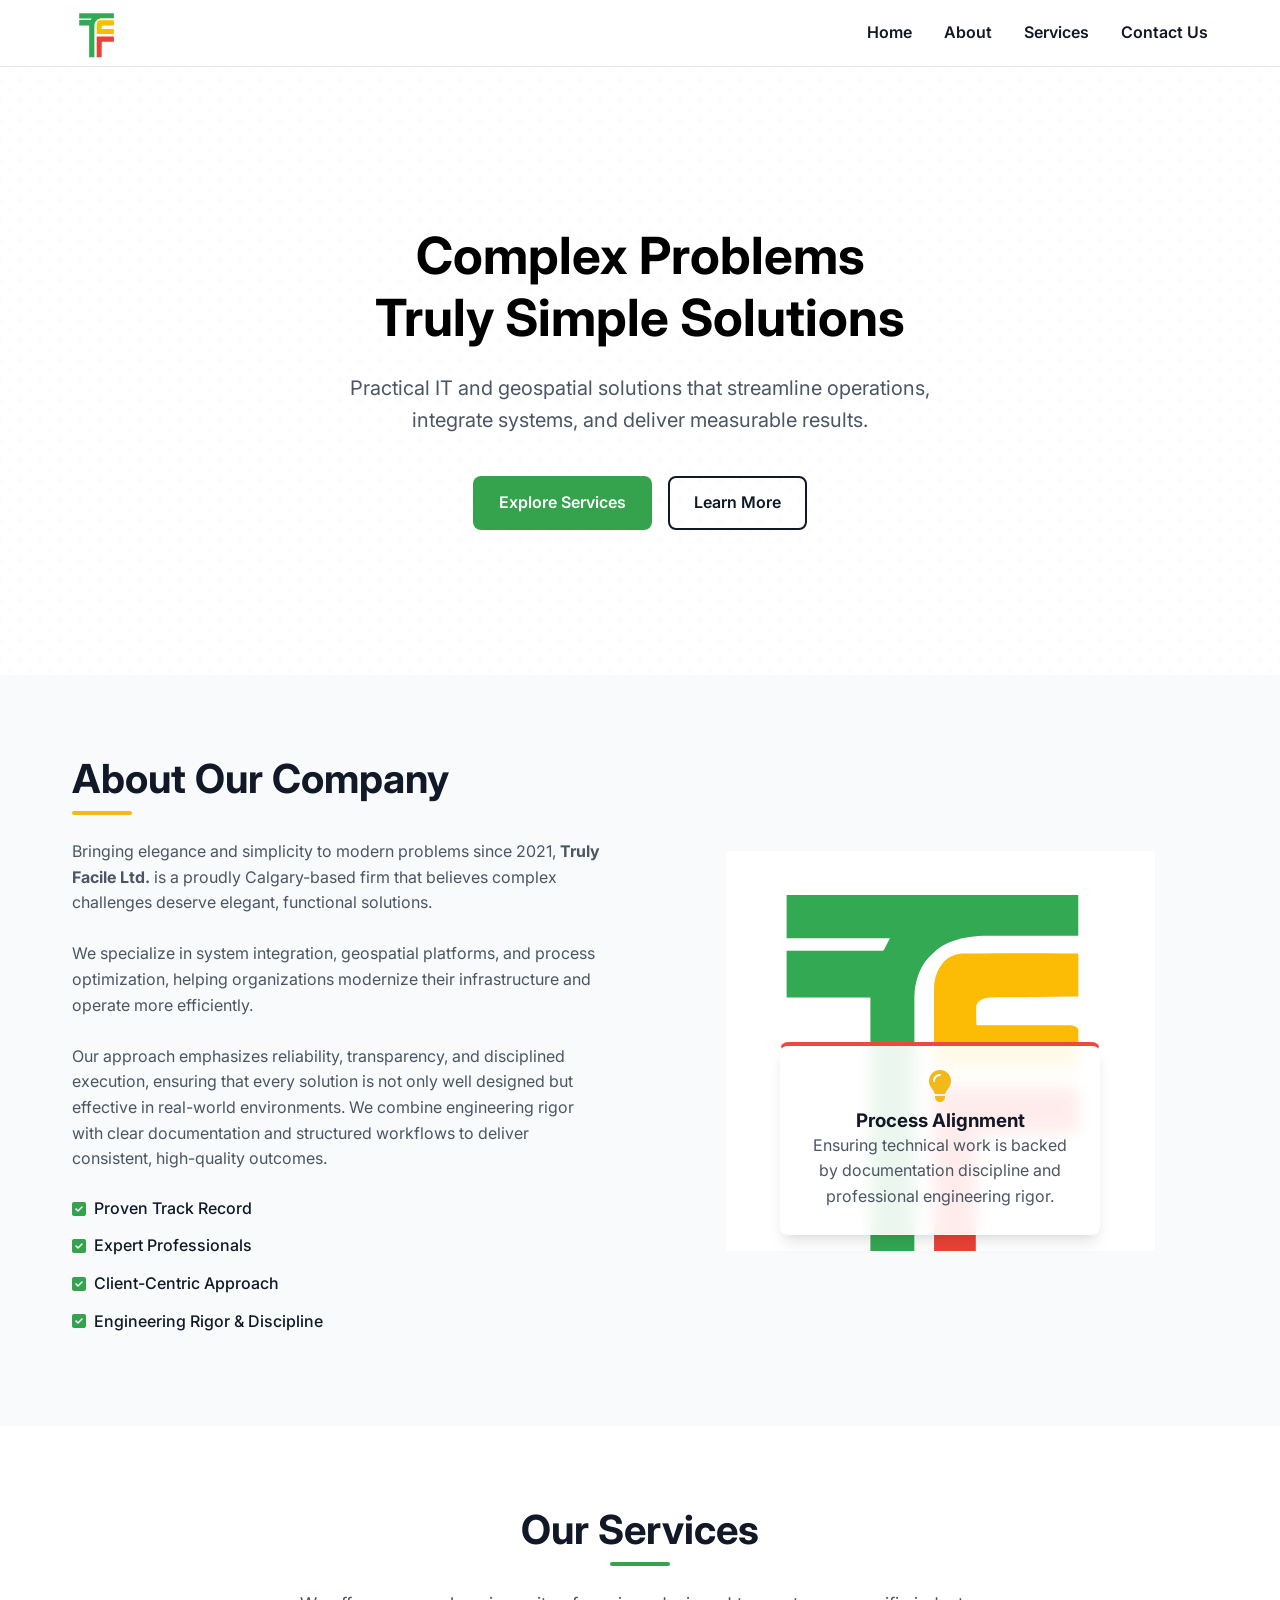
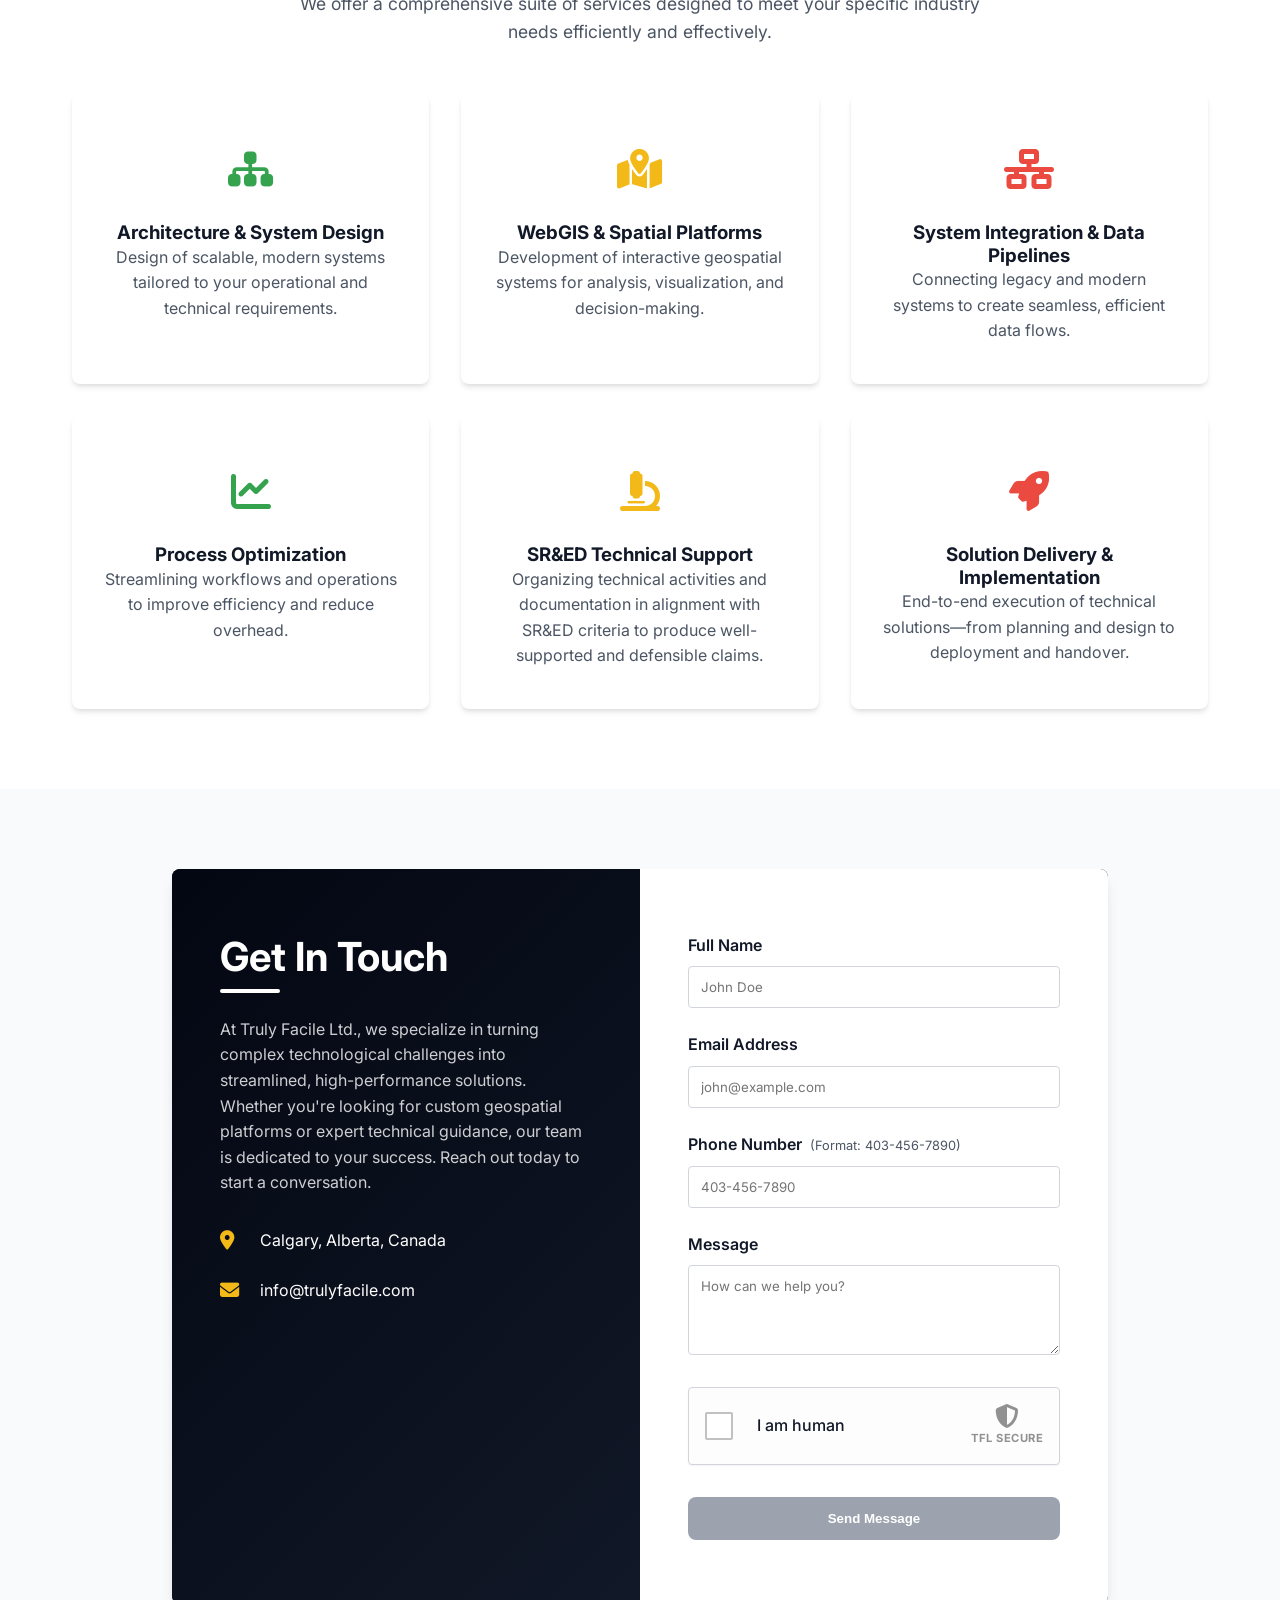
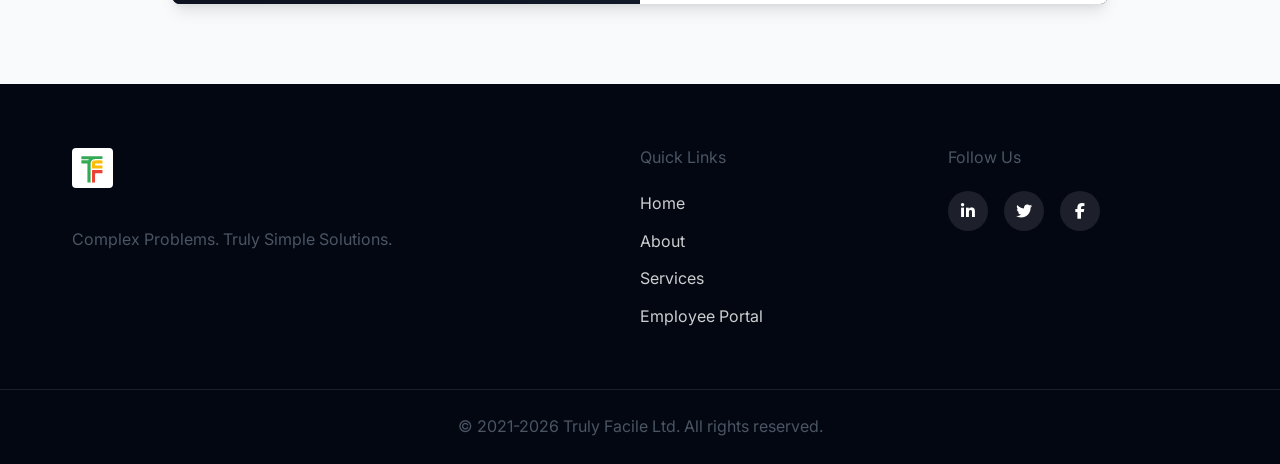
<file: index.html>
<!DOCTYPE html>
<html lang="en">

<head>
    <meta charset="UTF-8">
    <meta name="viewport" content="width=device-width, initial-scale=1.0">
    <title>Truly Facile Ltd. | Professional Solutions</title>
    <meta name="description"
        content="Truly Facile Ltd. delivers modern, reliable, and professional solutions with expert execution.">
    <link rel="stylesheet" href="styles.css">
    <!-- Google Fonts: Inter -->
    <link rel="preconnect" href="https://fonts.googleapis.com">
    <link rel="preconnect" href="https://fonts.gstatic.com" crossorigin>
    <link href="https://fonts.googleapis.com/css2?family=Inter:wght@300;400;500;600;700&display=swap" rel="stylesheet">
    <!-- FontAwesome for standard icons -->
    <link rel="stylesheet" href="https://cdnjs.cloudflare.com/ajax/libs/font-awesome/6.4.0/css/all.min.css">
</head>

<body>
    <!-- Navbar -->
    <nav id="navbar" class="navbar">
        <div class="nav-container">
            <a href="#" class="logo-link">
                <img src="img/logo.svg" alt="Truly Facile Ltd. Logo" class="logo">
            </a>

            <div class="nav-toggle" id="mobile-menu">
                <i class="fa-solid fa-bars"></i>
            </div>

            <ul class="nav-links">
                <li><a href="#home" class="nav-item">Home</a></li>
                <li><a href="#about" class="nav-item">About</a></li>
                <li><a href="#services" class="nav-item">Services</a></li>
                <li><a href="#contact" class="nav-item">Contact Us</a></li>
            </ul>
        </div>
    </nav>

    <!-- Hero Section -->
    <section id="home" class="hero">
        <div class="hero-content">
            <h1>Complex Problems<br>Truly Simple Solutions</h1>
            <p>Practical IT and geospatial solutions that streamline operations, integrate systems, and deliver
                measurable results.</p>
            <div class="hero-buttons">
                <a href="#services" class="btn btn-primary">Explore Services</a>
                <a href="#about" class="btn btn-secondary">Learn More</a>
            </div>
        </div>
        <div class="hero-pattern"></div>
    </section>

    <!-- About Section -->
    <section id="about" class="section bg-light">
        <div class="container auto-grid">
            <div class="about-text">
                <h2 class="section-title">About Our Company</h2>
                <div class="title-underline bg-yellow"></div>
                <p>Bringing elegance and simplicity to modern problems since 2021, <strong>Truly Facile Ltd.</strong> is
                    a proudly Calgary-based firm that believes complex challenges deserve elegant, functional solutions.
                </p><br>
                <p>We specialize in system integration, geospatial platforms, and process optimization, helping
                    organizations modernize their infrastructure and operate more efficiently.</p><br>
                <p>Our approach emphasizes reliability, transparency, and disciplined execution, ensuring that every
                    solution is not only well designed but effective in real-world environments. We combine engineering
                    rigor with clear documentation and structured workflows to deliver consistent, high-quality
                    outcomes.</p>

                <ul class="feature-list">
                    <li><i class="fa-solid fa-square-check text-green"></i> Proven Track Record</li>
                    <li><i class="fa-solid fa-square-check text-green"></i> Expert Professionals</li>
                    <li><i class="fa-solid fa-square-check text-green"></i> Client-Centric Approach</li>
                    <li><i class="fa-solid fa-square-check text-green"></i> Engineering Rigor & Discipline</li>
                </ul>
            </div>
            <div class="about-image-placeholder">
                <div class="floating-card">
                    <i class="fa-solid fa-lightbulb text-yellow"></i>
                    <h3>Process Alignment</h3>
                    <p>Ensuring technical work is backed by documentation discipline and professional engineering rigor.
                    </p>
                </div>
            </div>
        </div>
    </section>

    <!-- Services Section -->
    <section id="services" class="section">
        <div class="container center-text">
            <h2 class="section-title">Our Services</h2>
            <div class="title-underline bg-green center-margin"></div>
            <p class="section-subtitle">We offer a comprehensive suite of services designed to meet your specific
                industry needs efficiently and effectively.</p>

            <div class="services-grid">
                <!-- Service 1 -->
                <div class="service-card border-green">
                    <div class="service-icon text-green">
                        <i class="fa-solid fa-sitemap"></i>
                    </div>
                    <h3>Architecture & System Design</h3>
                    <p>Design of scalable, modern systems tailored to your operational and technical requirements.</p>
                </div>

                <!-- Service 2 -->
                <div class="service-card border-yellow">
                    <div class="service-icon text-yellow">
                        <i class="fa-solid fa-map-location-dot"></i>
                    </div>
                    <h3>WebGIS & Spatial Platforms</h3>
                    <p>Development of interactive geospatial systems for analysis, visualization, and decision-making.
                    </p>
                </div>

                <!-- Service 3 -->
                <div class="service-card border-red">
                    <div class="service-icon text-red">
                        <i class="fa-solid fa-network-wired"></i>
                    </div>
                    <h3>System Integration & Data Pipelines</h3>
                    <p>Connecting legacy and modern systems to create seamless, efficient data flows.</p>
                </div>

                <!-- Service 4 -->
                <div class="service-card border-green">
                    <div class="service-icon text-green">
                        <i class="fa-solid fa-chart-line"></i>
                    </div>
                    <h3>Process Optimization</h3>
                    <p>Streamlining workflows and operations to improve efficiency and reduce overhead.</p>
                </div>

                <!-- Service 5 -->
                <div class="service-card border-yellow">
                    <div class="service-icon text-yellow">
                        <i class="fa-solid fa-microscope"></i>
                    </div>
                    <h3>SR&ED Technical Support</h3>
                    <p>Organizing technical activities and documentation in alignment with SR&ED criteria to produce
                        well-supported and defensible claims.</p>
                </div>

                <!-- Service 6 -->
                <div class="service-card border-red">
                    <div class="service-icon text-red">
                        <i class="fa-solid fa-rocket"></i>
                    </div>
                    <h3>Solution Delivery & Implementation</h3>
                    <p>End-to-end execution of technical solutions—from planning and design to deployment and handover.
                    </p>
                </div>
            </div>
        </div>
    </section>

    <!-- Contact Section -->
    <section id="contact" class="section bg-light">
        <div class="container container-narrow">
            <div class="contact-box">
                <div class="contact-info">
                    <h2 class="section-title text-white">Get In Touch</h2>
                    <div class="title-underline bg-white"></div>
                    <p class="text-white-subtle">At Truly Facile Ltd., we specialize in turning complex technological
                        challenges into streamlined, high-performance solutions. Whether you're looking for custom
                        geospatial platforms or expert technical guidance, our team is dedicated to your success. Reach
                        out today to start a conversation.</p>

                    <div class="contact-details">
                        <div class="detail-item">
                            <i class="fa-solid fa-location-dot"></i>
                            <span>Calgary, Alberta, Canada</span>
                        </div>
                        <div class="detail-item">
                            <i class="fa-solid fa-envelope"></i>
                            <span class="tfl-email-obfuscated" data-u="info" data-d="trulyfacile.com">[Enable JavaScript
                                to view email]</span>
                        </div>
                    </div>
                </div>
                <div class="contact-form">
                    <form action="https://formspree.io/f/xaqlddol" method="POST" id="contactForm"
                        onsubmit="handleFormSubmit(event)">
                        <div class="form-group">
                            <label for="name">Full Name</label>
                            <input type="text" id="name" name="name" placeholder="John Doe" required>
                        </div>
                        <div class="form-group">
                            <label for="email">Email Address</label>
                            <input type="email" id="email" name="email" placeholder="john@example.com" required>
                        </div>
                        <div class="form-group">
                            <label for="phone">Phone Number <small>(Format: 403-456-7890)</small></label>
                            <input type="tel" id="phone" name="phone" placeholder="403-456-7890"
                                pattern="[0-9]{3}-[0-9]{3}-[0-9]{4}"
                                title="Please enter a phone number in the format: 403-456-7890" required>
                        </div>
                        <div class="form-group">
                            <label for="message">Message</label>
                            <textarea id="message" name="message" rows="4" placeholder="How can we help you?"
                                required></textarea>
                        </div>
                        <div class="form-group captcha-group">
                            <div id="captchaBox" class="captcha-box">
                                <div class="captcha-checkbox-container" onclick="verifyHuman()">
                                    <div id="captchaCheckbox" class="captcha-checkbox"></div>
                                    <span class="captcha-label">I am human</span>
                                </div>
                                <div class="captcha-logo">
                                    <i class="fa-solid fa-shield-halved"></i>
                                    <span>TFL Secure</span>
                                </div>
                            </div>
                            <!-- Hidden honeypot field -->
                            <input type="text" name="b_name" style="display:none" tabindex="-1" autocomplete="off">
                        </div>
                        <button type="submit" class="btn btn-primary submit-btn" id="submitBtn" disabled>Send
                            Message</button>
                    </form>
                    <!-- Form Success Message -->
                    <div id="formStatus"
                        style="display:none; text-align:center; padding:2rem; background:var(--clr-light); border-radius:var(--radius);">
                        <i class="fa-solid fa-circle-check text-green" style="font-size:3rem; margin-bottom:1rem;"></i>
                        <h3 style="color:var(--clr-green);">Message Sent!</h3>
                        <p>Thank you for reaching out. We'll be in touch soon.</p>
                    </div>
                </div>
            </div>
        </div>
    </section>

    <!-- Footer -->
    <footer class="footer">
        <div class="container footer-content">
            <div class="footer-brand">
                <img src="img/logo.svg" alt="Truly Facile Ltd." class="footer-logo">
                <p>Complex Problems. Truly Simple Solutions.</p>
            </div>
            <div class="footer-links">
                <h4>Quick Links</h4>
                <ul>
                    <li><a href="#home">Home</a></li>
                    <li><a href="#about">About</a></li>
                    <li><a href="#services">Services</a></li>
                    <li><a href="http://time.trulyfacile.com" target="_blank">Employee Portal</a></li>
                </ul>
            </div>
            <div class="footer-social">
                <h4>Follow Us</h4>
                <div class="social-icons">
                    <a href="#"><i class="fa-brands fa-linkedin-in"></i></a>
                    <a href="#"><i class="fa-brands fa-twitter"></i></a>
                    <a href="#"><i class="fa-brands fa-facebook-f"></i></a>
                </div>
            </div>
        </div>
        <div class="footer-bottom">
            <p>&copy; 2021-<span id="currentYear"></span> Truly Facile Ltd. All rights reserved.</p>
        </div>
    </footer>

    <script src="script.js"></script>
    <script>
        // Simple Human Verification Logic
        function verifyHuman() {
            const checkbox = document.getElementById('captchaCheckbox');
            const submitBtn = document.getElementById('submitBtn');

            if (!checkbox.classList.contains('verified')) {
                checkbox.innerHTML = '<i class="fa-solid fa-spinner fa-spin"></i>';

                // Simulate a brief verification check
                setTimeout(() => {
                    checkbox.innerHTML = '<i class="fa-solid fa-check"></i>';
                    checkbox.classList.add('verified');
                    submitBtn.removeAttribute('disabled');
                    // Add success animation
                    document.getElementById('captchaBox').style.borderColor = 'var(--clr-green)';
                }, 800);
            }
        }
        // Form Submission Logic (AJAX)
        async function handleFormSubmit(event) {
            event.preventDefault();
            const form = event.target;
            const status = document.getElementById('formStatus');
            const submitBtn = document.getElementById('submitBtn');
            const data = new FormData(form);

            // Change button state
            submitBtn.innerHTML = '<i class="fa-solid fa-spinner fa-spin"></i> Sending...';
            submitBtn.disabled = true;

            try {
                const response = await fetch(form.action, {
                    method: 'POST',
                    body: data,
                    headers: {
                        'Accept': 'application/json'
                    }
                });

                if (response.ok) {
                    form.style.display = 'none';
                    status.style.display = 'block';
                } else {
                    const result = await response.json();
                    alert(result.errors ? result.errors.map(error => error.message).join(", ") : "Oops! There was a problem submitting your form.");
                    submitBtn.innerHTML = 'Send Message';
                    submitBtn.disabled = false;
                }
            } catch (error) {
                alert("Oops! There was a problem submitting your form.");
                submitBtn.innerHTML = 'Send Message';
                submitBtn.disabled = false;
            }
        }
        // Email Obfuscation Logic
        document.addEventListener('DOMContentLoaded', () => {
            document.querySelectorAll('.tfl-email-obfuscated').forEach(el => {
                const u = el.getAttribute('data-u');
                const d = el.getAttribute('data-d');
                if (u && d) {
                    const email = u + '@' + d;
                    el.innerHTML = `<a href="mailto:${email}" style="color:inherit; text-decoration:none;">${email}</a>`;
                }
            });
        });
    </script>
</body>

</html>
</file>
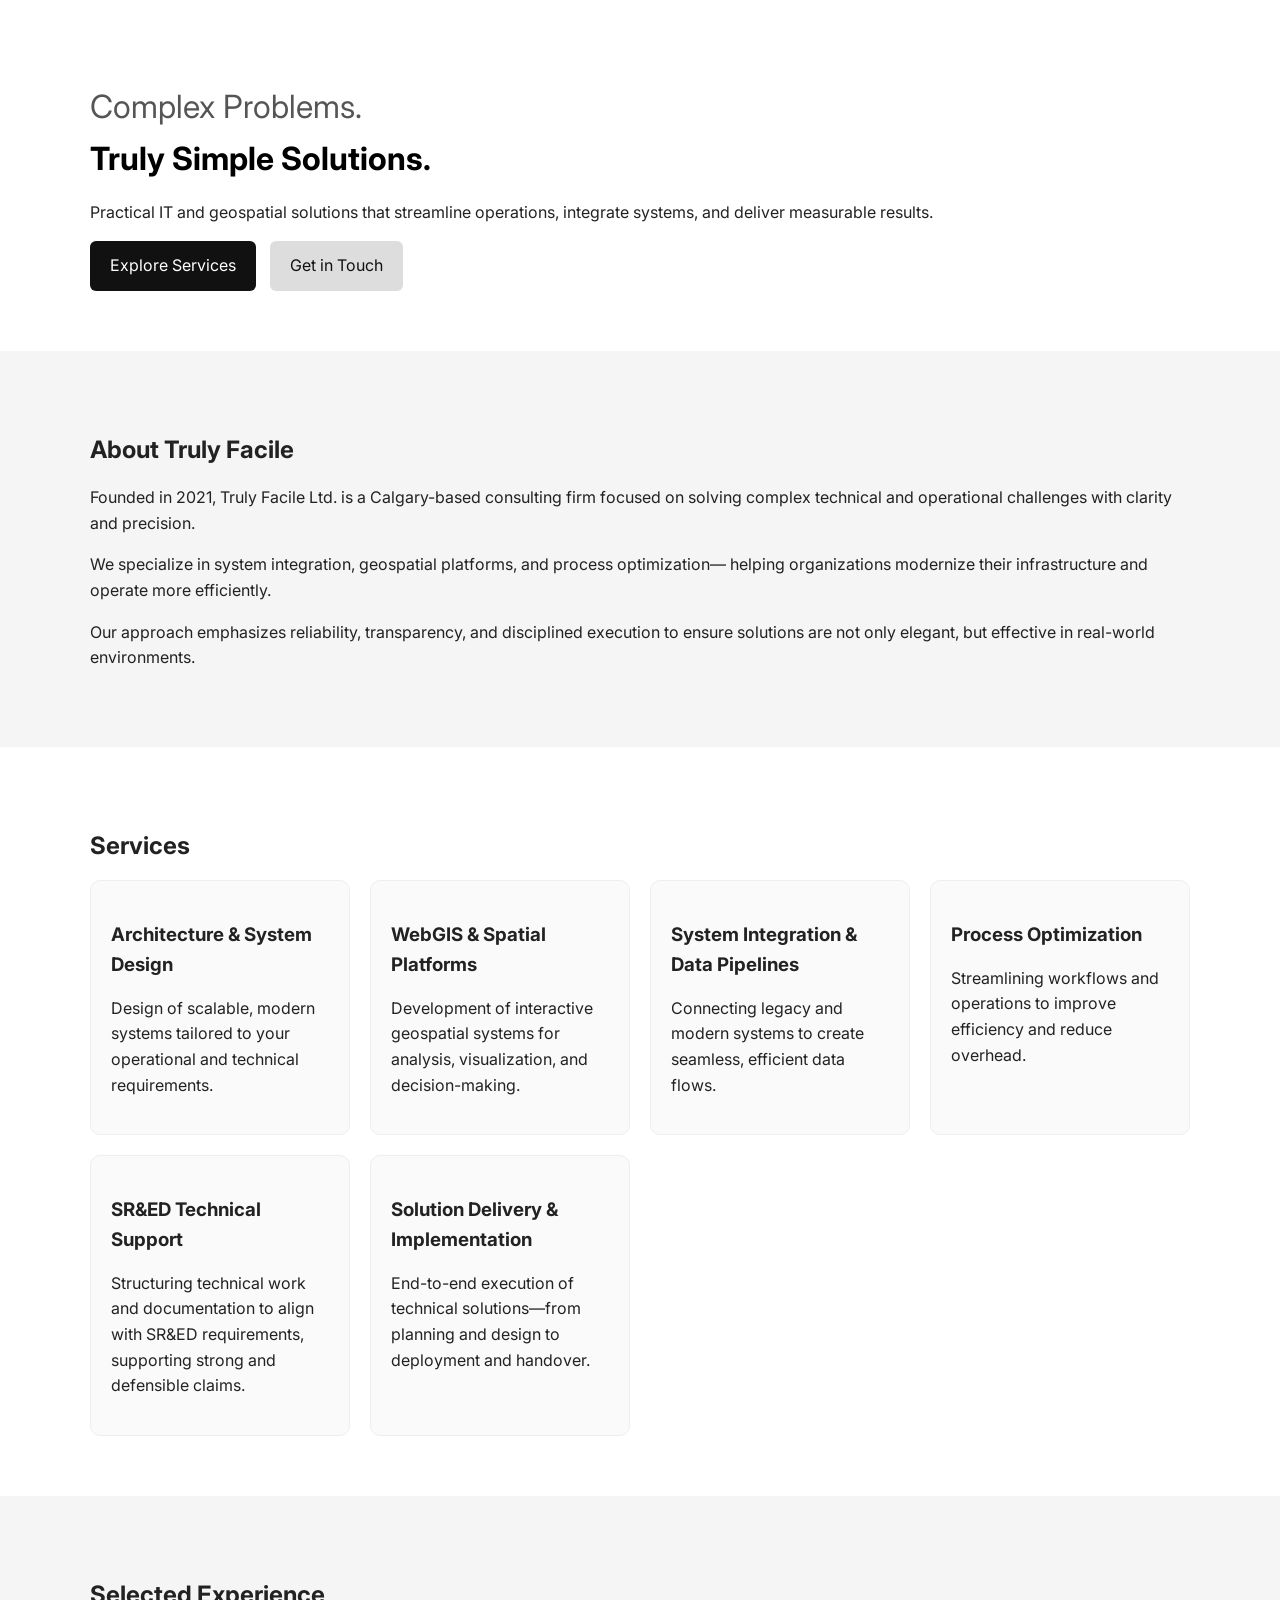
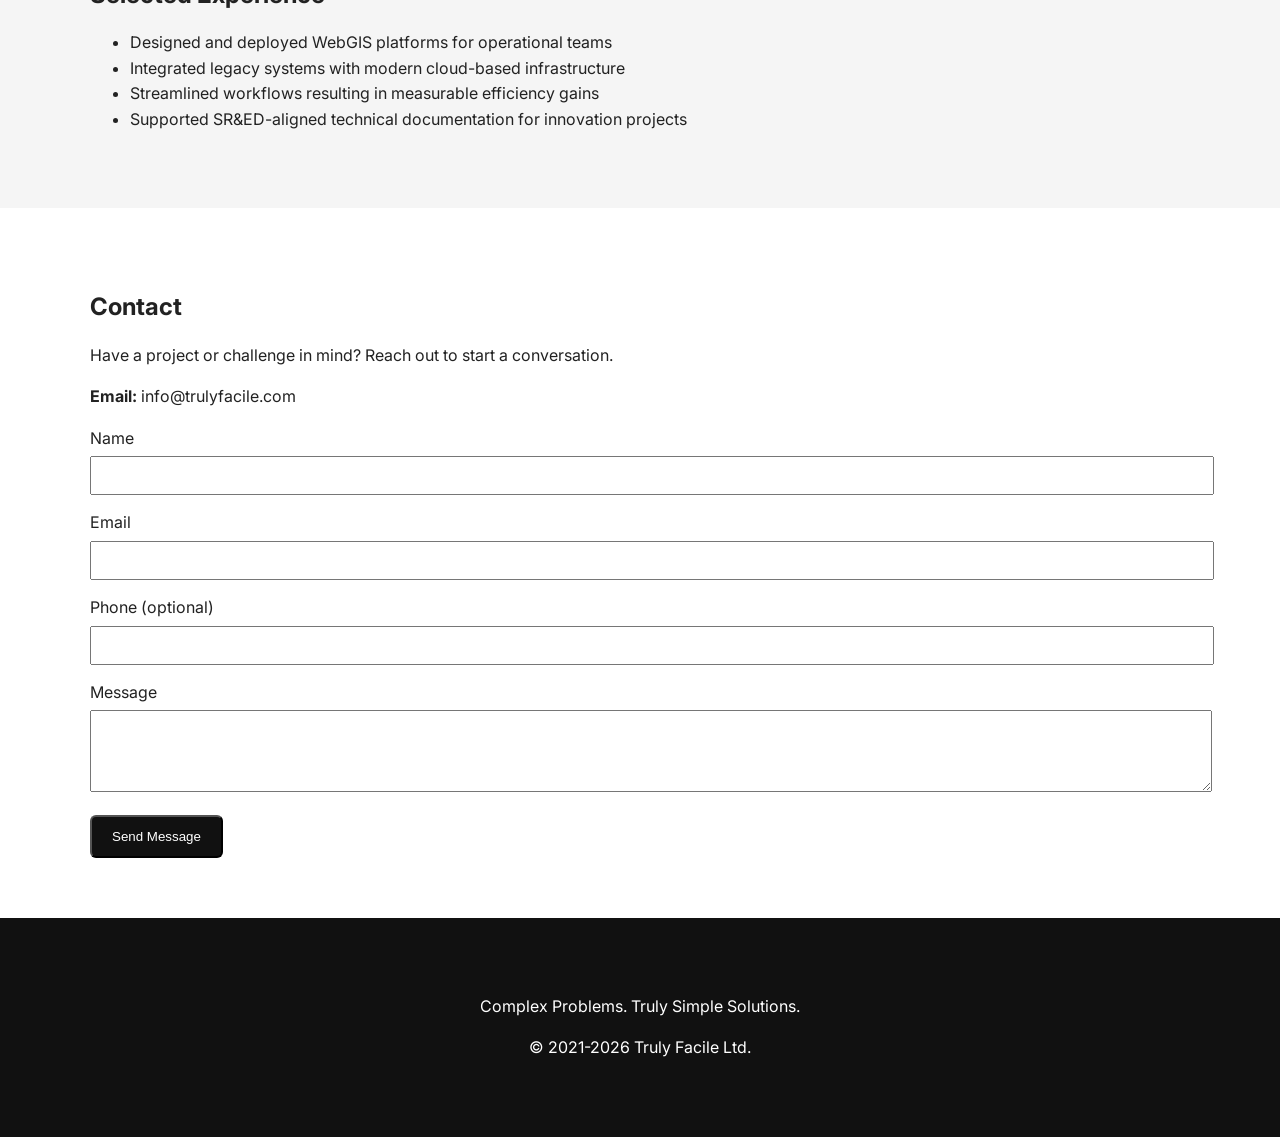
<file: cgpt_suggested.html>
<!DOCTYPE html>
<html lang="en">
<head>
    <meta charset="UTF-8">
    <meta name="viewport" content="width=device-width, initial-scale=1.0">
    <title>Truly Facile Ltd. | Complex Problems. Truly Simple Solutions.</title>

    <meta name="description"
        content="Truly Facile Ltd. delivers practical IT and geospatial solutions, system integration, and SR&ED-aligned technical services.">

    <link href="https://fonts.googleapis.com/css2?family=Inter:wght@300;400;600;700&display=swap" rel="stylesheet">

    <style>
        body {
            font-family: 'Inter', sans-serif;
            margin: 0;
            color: #222;
            line-height: 1.6;
        }
        header, section, footer {
            padding: 60px 20px;
        }
        .container {
            max-width: 1100px;
            margin: auto;
        }
        h1, h2, h3 {
            margin-bottom: 15px;
        }
        h1 span:first-child {
            font-weight: 400;
            color: #555;
        }
        h1 span:last-child {
            font-weight: 700;
            color: #000;
        }
        .btn {
            display: inline-block;
            padding: 12px 20px;
            margin-right: 10px;
            background: #111;
            color: #fff;
            text-decoration: none;
            border-radius: 6px;
        }
        .btn.secondary {
            background: #ddd;
            color: #111;
        }
        .grid {
            display: grid;
            gap: 20px;
        }
        .grid-3 {
            grid-template-columns: repeat(auto-fit, minmax(250px, 1fr));
        }
        .card {
            padding: 20px;
            border: 1px solid #eee;
            border-radius: 10px;
            background: #fafafa;
        }
        .section-light {
            background: #f5f5f5;
        }
        footer {
            background: #111;
            color: #fff;
            text-align: center;
        }
        input, textarea {
            width: 100%;
            padding: 10px;
            margin-top: 5px;
            margin-bottom: 15px;
        }
    </style>
</head>

<body>

<!-- HERO -->
<header>
    <div class="container">
        <h1>
            <span>Complex Problems.</span><br>
            <span>Truly Simple Solutions.</span>
        </h1>
        <p>
            Practical IT and geospatial solutions that streamline operations,
            integrate systems, and deliver measurable results.
        </p>
        <a href="#services" class="btn">Explore Services</a>
        <a href="#contact" class="btn secondary">Get in Touch</a>
    </div>
</header>

<!-- ABOUT -->
<section class="section-light">
    <div class="container">
        <h2>About Truly Facile</h2>
        <p>
            Founded in 2021, Truly Facile Ltd. is a Calgary-based consulting firm focused on solving
            complex technical and operational challenges with clarity and precision.
        </p>
        <p>
            We specialize in system integration, geospatial platforms, and process optimization—
            helping organizations modernize their infrastructure and operate more efficiently.
        </p>
        <p>
            Our approach emphasizes reliability, transparency, and disciplined execution to ensure
            solutions are not only elegant, but effective in real-world environments.
        </p>
    </div>
</section>

<!-- SERVICES -->
<section id="services">
    <div class="container">
        <h2>Services</h2>

        <div class="grid grid-3">

            <div class="card">
                <h3>Architecture & System Design</h3>
                <p>
                    Design of scalable, modern systems tailored to your operational and technical requirements.
                </p>
            </div>

            <div class="card">
                <h3>WebGIS & Spatial Platforms</h3>
                <p>
                    Development of interactive geospatial systems for analysis, visualization, and decision-making.
                </p>
            </div>

            <div class="card">
                <h3>System Integration & Data Pipelines</h3>
                <p>
                    Connecting legacy and modern systems to create seamless, efficient data flows.
                </p>
            </div>

            <div class="card">
                <h3>Process Optimization</h3>
                <p>
                    Streamlining workflows and operations to improve efficiency and reduce overhead.
                </p>
            </div>

            <div class="card">
                <h3>SR&amp;ED Technical Support</h3>
                <p>
                    Structuring technical work and documentation to align with SR&amp;ED requirements,
                    supporting strong and defensible claims.
                </p>
            </div>

            <div class="card">
                <h3>Solution Delivery & Implementation</h3>
                <p>
                    End-to-end execution of technical solutions—from planning and design to deployment and handover.
                </p>
            </div>

        </div>
    </div>
</section>

<!-- EXPERIENCE -->
<section class="section-light">
    <div class="container">
        <h2>Selected Experience</h2>

        <ul>
            <li>Designed and deployed WebGIS platforms for operational teams</li>
            <li>Integrated legacy systems with modern cloud-based infrastructure</li>
            <li>Streamlined workflows resulting in measurable efficiency gains</li>
            <li>Supported SR&amp;ED-aligned technical documentation for innovation projects</li>
        </ul>
    </div>
</section>

<!-- CONTACT -->
<section id="contact">
    <div class="container">
        <h2>Contact</h2>

        <p>
            Have a project or challenge in mind? Reach out to start a conversation.
        </p>

        <p><strong>Email:</strong> info@trulyfacile.com</p>

        <form action="https://formspree.io/f/xaqlddol" method="POST">
            <label>Name</label>
            <input type="text" name="name" required>

            <label>Email</label>
            <input type="email" name="email" required>

            <label>Phone (optional)</label>
            <input type="text" name="phone">

            <label>Message</label>
            <textarea name="message" rows="4" required></textarea>

            <button class="btn" type="submit">Send Message</button>
        </form>
    </div>
</section>

<!-- FOOTER -->
<footer>
    <div class="container">
        <p>Complex Problems. Truly Simple Solutions.</p>
        <p>© 2021-2026 Truly Facile Ltd.</p>
    </div>
</footer>

</body>
</html>
</file>
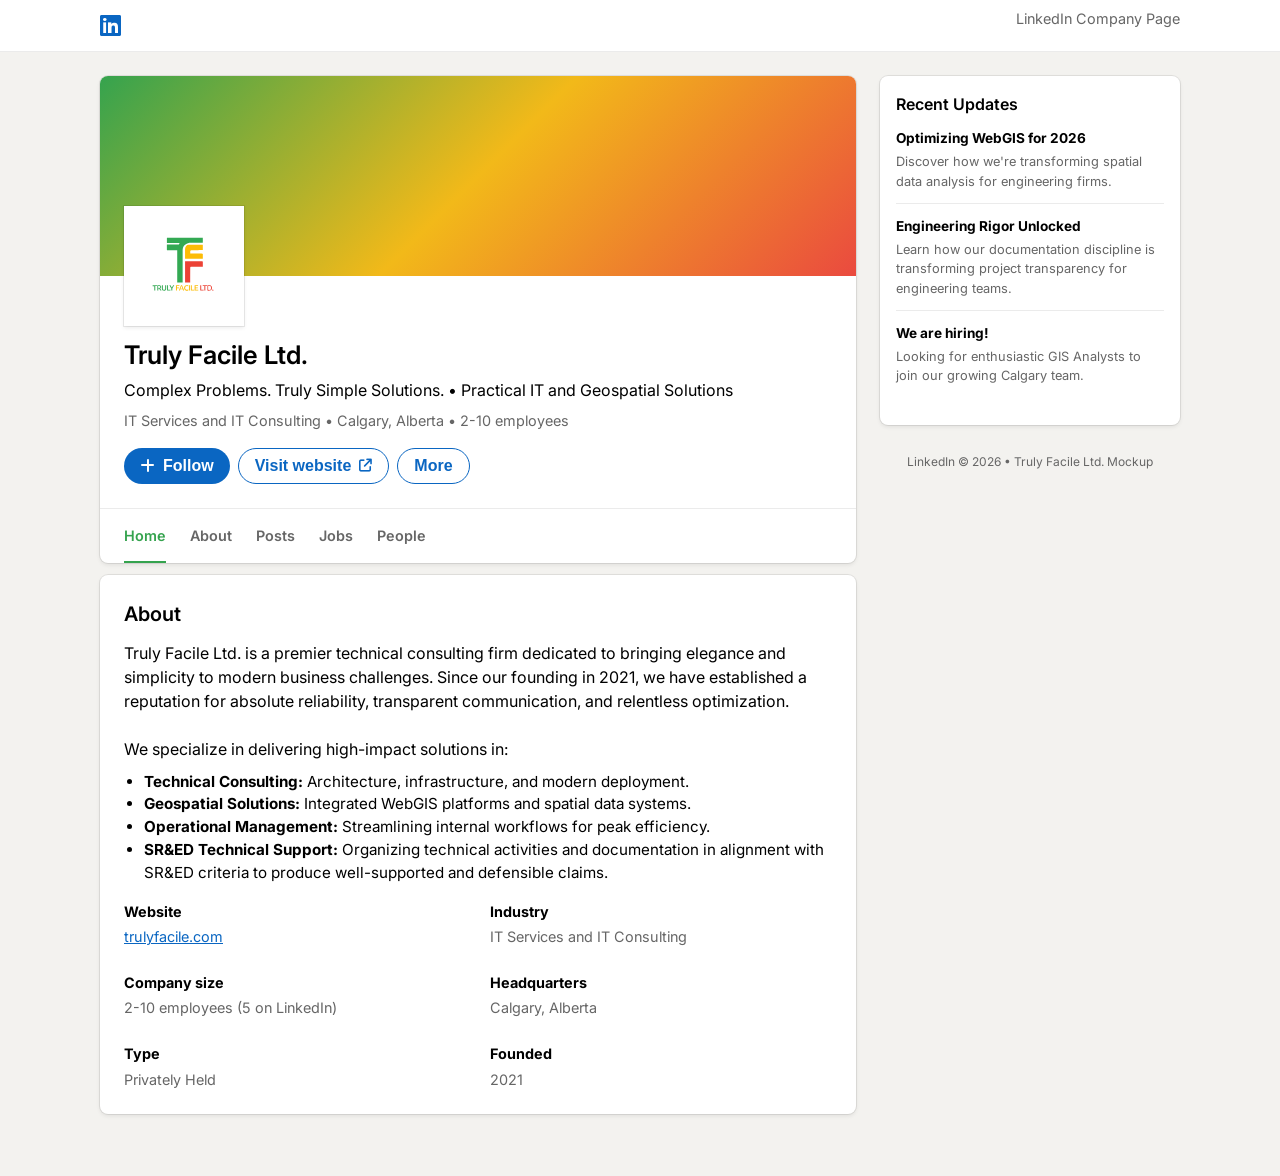
<file: linkedin-company-page.html>
<!DOCTYPE html>
<html lang="en">
<head>
    <meta charset="UTF-8">
    <meta name="viewport" content="width=device-width, initial-scale=1.0">
    <title>LinkedIn Company Page Mockup - Truly Facile Ltd.</title>
    <!-- Google Fonts: Inter -->
    <link rel="preconnect" href="https://fonts.googleapis.com">
    <link rel="preconnect" href="https://fonts.gstatic.com" crossorigin>
    <link href="https://fonts.googleapis.com/css2?family=Inter:wght@300;400;500;600;700&display=swap" rel="stylesheet">
    <!-- FontAwesome -->
    <link rel="stylesheet" href="https://cdnjs.cloudflare.com/ajax/libs/font-awesome/6.4.0/css/all.min.css">
    
    <style>
        :root {
            --clr-green: #35a34e;
            --clr-yellow: #f2b919;
            --clr-red: #ea4a3f;
            --clr-white: #ffffff;
            --clr-light: #f3f2ef; 
            --clr-gray: #666666;
            --clr-dark: #000000;
            --clr-blue: #0a66c2; 
            --clr-blue-hover: #004182;
            --font-main: 'Inter', sans-serif;
            --shadow: 0 0 0 1px rgba(0,0,0,0.08), 0 2px 4px rgba(0,0,0,0.08);
            --radius: 8px;
        }

        * {
            margin: 0;
            padding: 0;
            box-sizing: border-box;
        }

        body {
            font-family: var(--font-main);
            background-color: var(--clr-light);
            color: var(--clr-dark);
            line-height: 1.5;
            padding-bottom: 50px;
        }

        /* Mock Header Bar */
        .header-bar {
            background-color: var(--clr-white);
            height: 52px;
            border-bottom: 1px solid rgba(0,0,0,0.08);
            position: sticky;
            top: 0;
            z-index: 100;
            display: flex;
            justify-content: center;
            align-items: center;
        }
        .header-inner {
            width: 100%;
            max-width: 1128px;
            display: flex;
            justify-content: space-between;
            padding: 0 24px;
        }
        .mock-logo {
            color: var(--clr-blue);
            font-size: 1.5rem;
            font-weight: 800;
        }

        /* Company Layout */
        .main-container {
            max-width: 1128px;
            margin: 24px auto 0;
            display: grid;
            grid-template-columns: 1fr 300px;
            gap: 24px;
            padding: 0 24px;
        }

        @media (max-width: 800px) {
            .main-container {
                grid-template-columns: 1fr;
            }
            .sidebar {
                display: none;
            }
        }

        section {
            background-color: var(--clr-white);
            border-radius: var(--radius);
            box-shadow: var(--shadow);
            margin-bottom: 12px;
            overflow: hidden;
        }

        .company-header {
            position: relative;
        }

        .banner {
            height: 200px;
            background: linear-gradient(135deg, var(--clr-green) 0%, var(--clr-yellow) 50%, var(--clr-red) 100%);
            width: 100%;
        }

        .logo-container {
            position: absolute;
            top: 130px;
            left: 24px;
            border: 4px solid var(--clr-white);
            background: var(--clr-white);
            width: 120px;
            height: 120px;
            box-shadow: var(--shadow);
            display: flex;
            justify-content: center;
            align-items: center;
            padding: 8px;
        }

        .logo-container img {
            max-width: 100%;
            height: auto;
        }

        .company-intro {
            padding: 60px 24px 0;
        }

        .company-intro h1 {
            font-size: 1.6rem;
            font-weight: 600;
        }

        .company-intro .tagline {
            font-size: 1rem;
            color: var(--clr-dark);
            margin-top: 4px;
        }

        .company-intro .meta {
            font-size: 0.9rem;
            color: var(--clr-gray);
            margin-top: 8px;
        }

        .cta-buttons {
            display: flex;
            gap: 8px;
            margin-top: 16px;
            padding: 0 24px 24px;
            border-bottom: 1px solid rgba(0,0,0,0.08);
        }

        .btn {
            padding: 8px 16px;
            border-radius: 1600px;
            font-weight: 600;
            font-size: 1rem;
            cursor: pointer;
            transition: 0.2s;
            display: flex;
            align-items: center;
            gap: 8px;
        }

        .btn-primary {
            background-color: var(--clr-blue);
            color: var(--clr-white);
            border: none;
        }
        .btn-primary:hover {
            background-color: var(--clr-blue-hover);
        }

        .btn-secondary {
            background-color: transparent;
            color: var(--clr-blue);
            border: 1px solid var(--clr-blue);
        }
        .btn-secondary:hover {
            background-color: rgba(10, 102, 194, 0.1);
            border-width: 2px;
            padding: 7px 15px;
        }

        /* Tabs Navigation */
        .tabs-nav {
            padding: 0 24px;
            display: flex;
            gap: 24px;
        }
        .tab {
            padding: 16px 0;
            font-weight: 600;
            font-size: 0.9rem;
            color: var(--clr-gray);
            cursor: pointer;
            position: relative;
        }
        .tab.active {
            color: var(--clr-green);
        }
        .tab.active::after {
            content: '';
            position: absolute;
            bottom: 0;
            left: 0;
            width: 100%;
            height: 2px;
            background-color: var(--clr-green);
        }

        .card-content {
            padding: 24px;
        }

        .section-title {
            font-size: 1.25rem;
            font-weight: 600;
            margin-bottom: 12px;
            color: var(--clr-dark);
        }

        .info-grid {
            display: grid;
            grid-template-columns: 1fr 1fr;
            gap: 24px;
            margin-top: 16px;
        }
        .info-item h4 {
            font-size: 0.9rem;
            color: var(--clr-dark);
            margin-bottom: 4px;
        }
        .info-item p {
            font-size: 0.9rem;
            color: var(--clr-gray);
        }

        /* Sidebar Mockup */
        .sidebar section {
            padding: 16px;
        }
        .sidebar-title {
            font-size: 1rem;
            font-weight: 600;
            margin-bottom: 12px;
        }
        
        .recent-post {
            border-bottom: 1px solid rgba(0,0,0,0.08);
            padding-bottom: 12px;
            margin-bottom: 12px;
        }
        .recent-post:last-child {
            border-bottom: none;
        }
        .recent-post h5 {
            font-size: 0.85rem;
            margin-bottom: 4px;
        }
        .recent-post p {
            font-size: 0.8rem;
            color: var(--clr-gray);
        }

    </style>
</head>
<body>

    <div class="header-bar">
        <div class="header-inner">
            <div class="mock-logo"><i class="fa-brands fa-linkedin"></i></div>
            <div style="color: #666; font-size: 0.9rem;">LinkedIn Company Page</div>
        </div>
    </div>

    <div class="main-container">
        <main>
            <!-- Top Card -->
            <section>
                <div class="company-header">
                    <div class="banner"></div>
                    <div class="logo-container">
                        <img src="img/Complete_logo_without_website_just_company.svg" alt="Truly Facile Ltd. Logo" onerror="this.onerror=null; this.src='https://via.placeholder.com/100?text=Logo';">
                    </div>
                </div>
                <div class="company-intro">
                    <h1>Truly Facile Ltd.</h1>
                    <p class="tagline">Complex Problems. Truly Simple Solutions. • Practical IT and Geospatial Solutions</p>
                    <p class="meta">IT Services and IT Consulting &bull; Calgary, Alberta &bull; 2-10 employees</p>
                </div>
                <div class="cta-buttons">
                    <button class="btn btn-primary"><i class="fa-solid fa-plus"></i> Follow</button>
                    <button class="btn btn-secondary">Visit website <i class="fa-solid fa-arrow-up-right-from-square" style="font-size: 0.8rem;"></i></button>
                    <button class="btn btn-secondary">More</button>
                </div>
                <div class="tabs-nav">
                    <div class="tab active">Home</div>
                    <div class="tab">About</div>
                    <div class="tab">Posts</div>
                    <div class="tab">Jobs</div>
                    <div class="tab">People</div>
                </div>
            </section>

            <!-- About Section -->
            <section>
                <div class="card-content">
                    <h2 class="section-title">About</h2>
                    <p>Truly Facile Ltd. is a premier technical consulting firm dedicated to bringing elegance and simplicity to modern business challenges. Since our founding in 2021, we have established a reputation for absolute reliability, transparent communication, and relentless optimization.</p>
                    <br>
                    <p>We specialize in delivering high-impact solutions in:</p>
                    <ul style="margin-left: 20px; margin-top: 10px; font-size: 0.95rem;">
                        <li><strong>Technical Consulting:</strong> Architecture, infrastructure, and modern deployment.</li>
                        <li><strong>Geospatial Solutions:</strong> Integrated WebGIS platforms and spatial data systems.</li>
                        <li><strong>Operational Management:</strong> Streamlining internal workflows for peak efficiency.</li>
                        <li><strong>SR&ED Technical Support:</strong> Organizing technical activities and documentation in alignment with SR&ED criteria to produce well-supported and defensible claims.</li>
                    </ul>
                    
                    <div class="info-grid">
                        <div class="info-item">
                            <h4>Website</h4>
                            <p><a href="http://trulyfacile.com" style="color: var(--clr-blue);">trulyfacile.com</a></p>
                        </div>
                        <div class="info-item">
                            <h4>Industry</h4>
                            <p>IT Services and IT Consulting</p>
                        </div>
                        <div class="info-item">
                            <h4>Company size</h4>
                            <p>2-10 employees (5 on LinkedIn)</p>
                        </div>
                        <div class="info-item">
                            <h4>Headquarters</h4>
                            <p>Calgary, Alberta</p>
                        </div>
                        <div class="info-item">
                            <h4>Type</h4>
                            <p>Privately Held</p>
                        </div>
                        <div class="info-item">
                            <h4>Founded</h4>
                            <p>2021</p>
                        </div>
                    </div>
                </div>
            </section>
        </main>

        <aside class="sidebar">
            <section>
                <h3 class="sidebar-title">Recent Updates</h3>
                <div class="recent-post">
                    <h5>Optimizing WebGIS for 2026</h5>
                    <p>Discover how we're transforming spatial data analysis for engineering firms.</p>
                </div>
                <div class="recent-post">
                    <h5>Engineering Rigor Unlocked</h5>
                    <p>Learn how our documentation discipline is transforming project transparency for engineering teams.</p>
                </div>
                <div class="recent-post">
                    <h5>We are hiring!</h5>
                    <p>Looking for enthusiastic GIS Analysts to join our growing Calgary team.</p>
                </div>
            </section>
            
            <section style="background-color: transparent; box-shadow: none;">
                <p style="font-size: 0.75rem; color: var(--clr-gray); text-align: center;">
                    LinkedIn &copy; 2026 &bull; Truly Facile Ltd. Mockup
                </p>
            </section>
        </aside>
    </div>

</body>
</html>
</file>
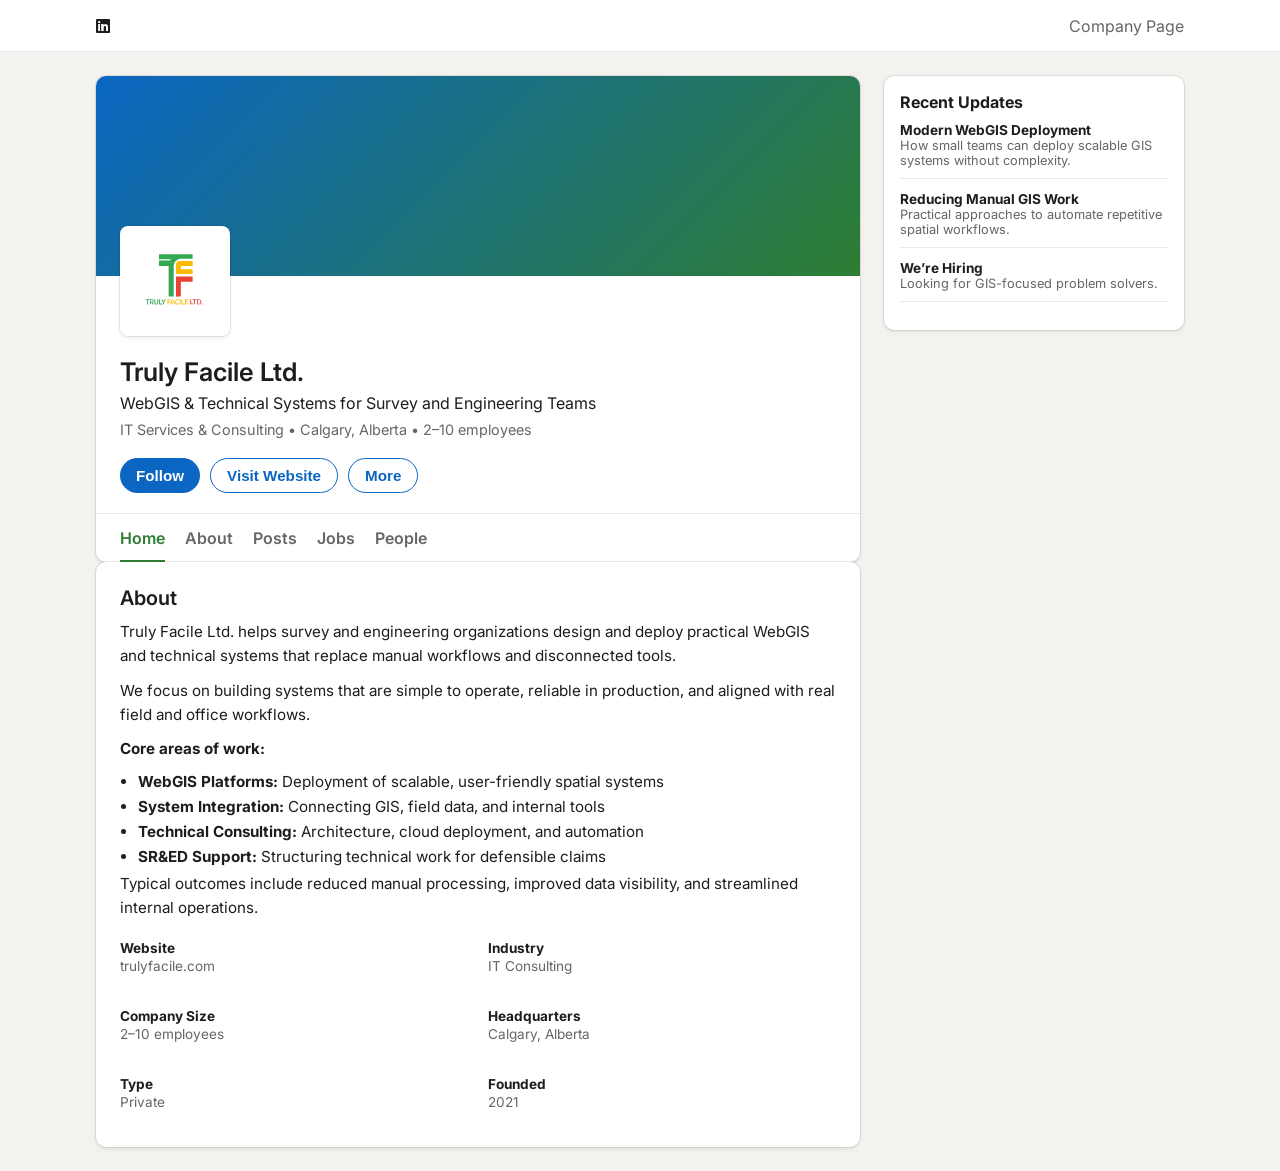
<file: linkedin-company-page_cgpt.html>
<!DOCTYPE html>
<html lang="en">
<head>
    <meta charset="UTF-8">
    <meta name="viewport" content="width=device-width, initial-scale=1.0">
    <title>Truly Facile Ltd. | LinkedIn Mockup</title>

    <!-- Fonts -->
    <link href="https://fonts.googleapis.com/css2?family=Inter:wght@300;400;500;600;700&display=swap" rel="stylesheet">

    <!-- Icons -->
    <link rel="stylesheet" href="https://cdnjs.cloudflare.com/ajax/libs/font-awesome/6.4.0/css/all.min.css">

    <style>
        :root {
            --blue: #0a66c2;
            --blue-dark: #004182;
            --green: #2e7d32;
            --bg: #f3f2ef;
            --white: #fff;
            --text: #1d1d1f;
            --muted: #666;
            --shadow: 0 0 0 1px rgba(0,0,0,.08), 0 2px 4px rgba(0,0,0,.08);
            --radius: 10px;
            --font: 'Inter', sans-serif;
        }

        * {
            margin: 0;
            padding: 0;
            box-sizing: border-box;
        }

        body {
            font-family: var(--font);
            background: var(--bg);
            color: var(--text);
        }

        /* Header */
        .header {
            height: 52px;
            background: var(--white);
            display: flex;
            align-items: center;
            justify-content: center;
            border-bottom: 1px solid rgba(0,0,0,.08);
        }

        .header-inner {
            width: 1128px;
            display: flex;
            justify-content: space-between;
            padding: 0 20px;
        }

        /* Layout */
        .container {
            max-width: 1128px;
            margin: 24px auto;
            display: grid;
            grid-template-columns: 1fr 300px;
            gap: 24px;
            padding: 0 20px;
        }

        @media(max-width:800px){
            .container{
                grid-template-columns: 1fr;
            }
            .sidebar{
                display:none;
            }
        }

        section {
            background: var(--white);
            border-radius: var(--radius);
            box-shadow: var(--shadow);
            overflow: hidden;
        }

        /* Banner */
        .banner {
            height: 200px;
            background: linear-gradient(135deg, #0a66c2, #2e7d32);
            position: relative;
        }

        .logo {
            position: absolute;
            bottom: -60px;
            left: 24px;
            width: 110px;
            height: 110px;
            background: white;
            border-radius: 8px;
            box-shadow: var(--shadow);
            display: flex;
            align-items: center;
            justify-content: center;
            padding: 10px;
        }

        .logo img {
            max-width: 100%;
        }

        /* Intro */
        .intro {
            padding: 80px 24px 20px;
        }

        .intro h1 {
            font-size: 1.6rem;
            font-weight: 600;
        }

        .tagline {
            margin-top: 6px;
            font-size: 1rem;
            color: var(--text);
        }

        .meta {
            margin-top: 8px;
            color: var(--muted);
            font-size: 0.9rem;
        }

        /* Buttons */
        .actions {
            display: flex;
            gap: 10px;
            padding: 0 24px 20px;
            border-bottom: 1px solid rgba(0,0,0,.08);
        }

        .btn {
            padding: 8px 16px;
            border-radius: 999px;
            font-weight: 600;
            cursor: pointer;
            font-size: 0.95rem;
        }

        .primary {
            background: var(--blue);
            color: white;
            border: none;
        }

        .primary:hover {
            background: var(--blue-dark);
        }

        .secondary {
            border: 1px solid var(--blue);
            color: var(--blue);
            background: transparent;
        }

        /* Tabs */
        .tabs {
            display: flex;
            gap: 20px;
            padding: 0 24px;
        }

        .tab {
            padding: 14px 0;
            font-weight: 600;
            color: var(--muted);
            position: relative;
        }

        .tab.active {
            color: var(--green);
        }

        .tab.active::after {
            content: '';
            position: absolute;
            bottom: 0;
            left: 0;
            height: 2px;
            width: 100%;
            background: var(--green);
        }

        /* Content */
        .content {
            padding: 24px;
        }

        .title {
            font-size: 1.25rem;
            font-weight: 600;
            margin-bottom: 10px;
        }

        .content p {
            margin-bottom: 10px;
            font-size: 0.95rem;
            line-height: 1.6;
        }

        ul {
            margin-left: 18px;
            margin-top: 10px;
        }

        li {
            margin-bottom: 6px;
            font-size: 0.95rem;
        }

        /* Info grid */
        .grid {
            display: grid;
            grid-template-columns: 1fr 1fr;
            gap: 20px;
            margin-top: 20px;
        }

        .grid h4 {
            font-size: 0.85rem;
        }

        .grid p {
            font-size: 0.85rem;
            color: var(--muted);
        }

        /* Sidebar */
        .sidebar section {
            padding: 16px;
        }

        .sidebar h3 {
            font-size: 1rem;
            margin-bottom: 10px;
        }

        .post {
            margin-bottom: 12px;
            padding-bottom: 10px;
            border-bottom: 1px solid rgba(0,0,0,.08);
        }

        .post h5 {
            font-size: 0.85rem;
        }

        .post p {
            font-size: 0.8rem;
            color: var(--muted);
        }

    </style>
</head>

<body>

<div class="header">
    <div class="header-inner">
        <div><i class="fa-brands fa-linkedin"></i></div>
        <div style="color:#666;">Company Page</div>
    </div>
</div>

<div class="container">

    <main>

        <!-- Header -->
        <section>
            <div class="banner">
                <div class="logo">
                    <img src="img/Complete_logo_without_website_just_company.svg" alt="Logo">
                </div>
            </div>

            <div class="intro">
                <h1>Truly Facile Ltd.</h1>
                <p class="tagline">
                    WebGIS & Technical Systems for Survey and Engineering Teams
                </p>
                <p class="meta">
                    IT Services & Consulting • Calgary, Alberta • 2–10 employees
                </p>
            </div>

            <div class="actions">
                <button class="btn primary">Follow</button>
                <button class="btn secondary">Visit Website</button>
                <button class="btn secondary">More</button>
            </div>

            <div class="tabs">
                <div class="tab active">Home</div>
                <div class="tab">About</div>
                <div class="tab">Posts</div>
                <div class="tab">Jobs</div>
                <div class="tab">People</div>
            </div>
        </section>

        <!-- About -->
        <section>
            <div class="content">
                <h2 class="title">About</h2>

                <p>
                    Truly Facile Ltd. helps survey and engineering organizations design and deploy practical
                    WebGIS and technical systems that replace manual workflows and disconnected tools.
                </p>

                <p>
                    We focus on building systems that are simple to operate, reliable in production,
                    and aligned with real field and office workflows.
                </p>

                <p><strong>Core areas of work:</strong></p>

                <ul>
                    <li><strong>WebGIS Platforms:</strong> Deployment of scalable, user-friendly spatial systems</li>
                    <li><strong>System Integration:</strong> Connecting GIS, field data, and internal tools</li>
                    <li><strong>Technical Consulting:</strong> Architecture, cloud deployment, and automation</li>
                    <li><strong>SR&ED Support:</strong> Structuring technical work for defensible claims</li>
                </ul>

                <p>
                    Typical outcomes include reduced manual processing, improved data visibility,
                    and streamlined internal operations.
                </p>

                <div class="grid">
                    <div>
                        <h4>Website</h4>
                        <p>trulyfacile.com</p>
                    </div>
                    <div>
                        <h4>Industry</h4>
                        <p>IT Consulting</p>
                    </div>
                    <div>
                        <h4>Company Size</h4>
                        <p>2–10 employees</p>
                    </div>
                    <div>
                        <h4>Headquarters</h4>
                        <p>Calgary, Alberta</p>
                    </div>
                    <div>
                        <h4>Type</h4>
                        <p>Private</p>
                    </div>
                    <div>
                        <h4>Founded</h4>
                        <p>2021</p>
                    </div>
                </div>

            </div>
        </section>

    </main>

    <!-- Sidebar -->
    <aside class="sidebar">

        <section>
            <h3>Recent Updates</h3>

            <div class="post">
                <h5>Modern WebGIS Deployment</h5>
                <p>How small teams can deploy scalable GIS systems without complexity.</p>
            </div>

            <div class="post">
                <h5>Reducing Manual GIS Work</h5>
                <p>Practical approaches to automate repetitive spatial workflows.</p>
            </div>

            <div class="post">
                <h5>We’re Hiring</h5>
                <p>Looking for GIS-focused problem solvers.</p>
            </div>

        </section>

    </aside>

</div>

</body>
</html>
</file>
<file: styles.css>
/* 
===========================================
    TRULY FACILE LTD - CORPORATE STYLES
===========================================
*/

/* --- CSS Variables & Branding --- */
:root {
    /* Extracted Logo Colors */
    --clr-green: #35a34e;
    --clr-yellow: #f2b919;
    --clr-red: #ea4a3f;

    /* Grayscale & Backgrounds */
    --clr-white: #ffffff;
    --clr-light: #f9fafb;
    --clr-gray: #4b5563;
    --clr-dark: #111827;
    --clr-darker: #030712;

    /* Typography */
    --font-main: 'Inter', sans-serif;

    /* Structural */
    --radius: 8px;
    --transition: all 0.3s cubic-bezier(0.4, 0, 0.2, 1);
    --shadow-sm: 0 1px 3px rgba(0, 0, 0, 0.1);
    --shadow-md: 0 4px 6px -1px rgba(0, 0, 0, 0.1), 0 2px 4px -1px rgba(0, 0, 0, 0.06);
    --shadow-lg: 0 10px 15px -3px rgba(0, 0, 0, 0.1), 0 4px 6px -2px rgba(0, 0, 0, 0.05);
}

/* --- Resets --- */
* {
    margin: 0;
    padding: 0;
    box-sizing: border-box;
}

html {
    scroll-behavior: smooth;
}

body {
    font-family: var(--font-main);
    color: var(--clr-gray);
    background-color: var(--clr-white);
    line-height: 1.6;
    overflow-x: hidden;
}

h1,
h2,
h3,
h4,
h5,
h6 {
    color: var(--clr-dark);
    font-weight: 700;
    line-height: 1.2;
}

a {
    text-decoration: none;
    color: inherit;
    transition: var(--transition);
}

ul {
    list-style: none;
}

/* --- Typography Utilities --- */
.text-green {
    color: var(--clr-green);
}

.text-yellow {
    color: var(--clr-yellow);
}

.text-red {
    color: var(--clr-red);
}

.text-white {
    color: var(--clr-white);
}

.text-white-subtle {
    color: rgba(255, 255, 255, 0.8);
}

.bg-green {
    background-color: var(--clr-green);
}

.bg-yellow {
    background-color: var(--clr-yellow);
}

.bg-red {
    background-color: var(--clr-red);
}

.bg-light {
    background-color: var(--clr-light);
}

.bg-white {
    background-color: var(--clr-white);
}

/* --- Layout Utilities --- */
.container {
    max-width: 1200px;
    margin: 0 auto;
    padding: 0 2rem;
}

.container-narrow {
    max-width: 1000px;
}

.section {
    padding: 5rem 0;
    scroll-margin-top: 80px;
}

.center-text {
    text-align: center;
}

.center-margin {
    margin-left: auto;
    margin-right: auto;
}

/* --- Buttons --- */
.btn {
    display: inline-block;
    padding: 0.75rem 1.5rem;
    border-radius: var(--radius);
    font-weight: 600;
    cursor: pointer;
    border: 2px solid transparent;
}

.btn-primary {
    background-color: var(--clr-green);
    color: var(--clr-white);
}

.btn-primary:hover {
    background-color: #2b8b3f;
    box-shadow: var(--shadow-md);
    transform: translateY(-2px);
}

.btn-secondary {
    background-color: transparent;
    color: var(--clr-dark);
    border-color: var(--clr-dark);
}

.btn-secondary:hover {
    background-color: var(--clr-dark);
    color: var(--clr-white);
    transform: translateY(-2px);
}

/* --- Section Headers --- */
.section-title {
    font-size: 2.5rem;
    margin-bottom: 0.5rem;
}

.title-underline {
    height: 4px;
    width: 60px;
    border-radius: 2px;
    margin-bottom: 1.5rem;
}

.section-subtitle {
    max-width: 700px;
    margin: 0 auto 3rem auto;
    font-size: 1.1rem;
}

/* --- Navbar --- */
.navbar {
    position: fixed;
    top: 0;
    width: 100%;
    background-color: rgba(255, 255, 255, 0.95);
    backdrop-filter: blur(10px);
    border-bottom: 1px solid rgba(0, 0, 0, 0.1);
    z-index: 1000;
    transition: var(--transition);
}

.navbar.scrolled {
    box-shadow: var(--shadow-sm);
    padding: 0.5rem 0;
}

.nav-container {
    display: flex;
    justify-content: space-between;
    align-items: center;
    max-width: 1200px;
    margin: 0 auto;
    padding: 0.5rem 2rem;
}

.logo {
    height: 50px;
    display: block;
    transition: var(--transition);
}

.navbar.scrolled .logo {
    height: 40px;
}

.nav-links {
    display: flex;
    align-items: center;
    gap: 2rem;
}

.nav-item {
    font-weight: 600;
    color: var(--clr-dark);
    position: relative;
}

.nav-item::after {
    content: '';
    position: absolute;
    width: 0;
    height: 2px;
    bottom: -4px;
    left: 0;
    background-color: var(--clr-green);
    transition: var(--transition);
}

.nav-item:hover::after {
    width: 100%;
}

.nav-item:hover {
    color: var(--clr-green);
}

.nav-toggle {
    display: none;
    font-size: 1.5rem;
    color: var(--clr-dark);
    cursor: pointer;
}

/* --- Hero Section --- */
.hero {
    min-height: 75vh;
    display: flex;
    align-items: center;
    position: relative;
    padding-top: 80px;
    /* Offset for navbar */
    overflow: hidden;
}

.hero-content {
    max-width: 800px;
    margin: 0 auto;
    text-align: center;
    position: relative;
    z-index: 2;
    padding: 0 2rem;
}

.hero h1 {
    font-size: clamp(2rem, 4vw, 3.5rem);
    margin-bottom: 1.5rem;
    color: #000000;
}

.text-highlight {
    background: linear-gradient(135deg, var(--clr-green), var(--clr-yellow), var(--clr-red));
    -webkit-background-clip: text;
    -webkit-text-fill-color: transparent;
    background-clip: text;
}

.hero p {
    font-size: 1.25rem;
    margin-bottom: 2.5rem;
    max-width: 600px;
    margin-left: auto;
    margin-right: auto;
}

.hero-buttons {
    display: flex;
    gap: 1rem;
    justify-content: center;
}

.hero-pattern {
    position: absolute;
    top: 50%;
    left: 50%;
    transform: translate(-50%, -50%);
    width: 100%;
    height: 100%;
    background-image: radial-gradient(var(--clr-light) 20%, transparent 20%),
        radial-gradient(var(--clr-light) 20%, transparent 20%);
    background-size: 20px 20px;
    background-position: 0 0, 10px 10px;
    opacity: 0.5;
    z-index: 1;
}

/* --- About Section --- */
.auto-grid {
    display: grid;
    grid-template-columns: 1fr 1fr;
    gap: 4rem;
    align-items: center;
}

.feature-list {
    margin-top: 1.5rem;
}

.feature-list li {
    margin-bottom: 0.75rem;
    font-weight: 500;
    color: var(--clr-dark);
    display: flex;
    align-items: center;
    gap: 0.5rem;
}

.about-image-placeholder {
    position: relative;
    height: 400px;
    background-color: transparent;
    border-radius: var(--radius);
    background-image: url('img/logo.svg');
    background-size: 80%;
    /* Slightly smaller than 100% for better airiness */
    background-repeat: no-repeat;
    background-position: center top;
    /* Move logo up a bit to make room for bottom card */
    box-shadow: none;
    /* Removed shadow from placeholder as it's transparent now */
    display: flex;
    justify-content: center;
    align-items: flex-end;
    /* Bottom align the card */
    padding-bottom: 2rem;
    /* Add some space from the bottom border if needed, or set it exactly bottom */
}

.about-image-placeholder::before {
    content: '';
    position: absolute;
    top: -10px;
    left: -10px;
    right: -10px;
    bottom: -10px;
    border: 2px solid var(--clr-yellow);
    border-radius: var(--radius);
    opacity: 0.3;
    /* Suburban, elegant look */
    z-index: -1;
}

.floating-card {
    width: 80%;
    /* Responsive width */
    max-width: 320px;
    background: rgba(255, 255, 255, 0.9);
    /* 30% transparent */
    backdrop-filter: blur(8px);
    /* Subtle blur for better text readablility */
    padding: 1.5rem;
    border-radius: var(--radius);
    box-shadow: var(--shadow-lg);
    text-align: center;
    border: 1px solid rgba(255, 255, 255, 0.3);
    /* Subtle glass border */
    border-top: 4px solid var(--clr-red);
    z-index: 2;
    margin-bottom: -1rem;
    /* Overlap slightly for depth */
}

.floating-card i {
    font-size: 2rem;
    margin-bottom: 0.5rem;
}

/* --- Services Section --- */
.services-grid {
    display: grid;
    grid-template-columns: repeat(auto-fit, minmax(300px, 1fr));
    gap: 2rem;
}

.service-card {
    background: var(--clr-white);
    padding: 2.5rem 2rem;
    border-radius: var(--radius);
    box-shadow: var(--shadow-md);
    transition: var(--transition);
    border-top: 4px solid transparent;
}

.service-card:hover {
    transform: translateY(-5px);
    box-shadow: var(--shadow-lg);
}

.service-card.border-green:hover {
    border-color: var(--clr-green);
}

.service-card.border-yellow:hover {
    border-color: var(--clr-yellow);
}

.service-card.border-red:hover {
    border-color: var(--clr-red);
}

.service-icon {
    font-size: 2.5rem;
    margin-bottom: 1.25rem;
}

/* --- Contact Section --- */
.contact-box {
    display: grid;
    grid-template-columns: 1fr 1fr;
    background: var(--clr-dark);
    border-radius: var(--radius);
    overflow: hidden;
    box-shadow: var(--shadow-lg);
}

.contact-info {
    padding: 4rem 3rem;
    background: linear-gradient(135deg, var(--clr-darker), var(--clr-dark));
}

.contact-details {
    margin-top: 2rem;
}

.detail-item {
    display: flex;
    align-items: center;
    gap: 1rem;
    color: var(--clr-white);
    margin-bottom: 1.5rem;
}

.detail-item i {
    color: var(--clr-yellow);
    font-size: 1.2rem;
    width: 24px;
}

.contact-form {
    padding: 4rem 3rem;
    background: var(--clr-white);
}

.form-group {
    margin-bottom: 1.5rem;
}

.form-group label {
    display: block;
    margin-bottom: 0.5rem;
    font-weight: 600;
    color: var(--clr-dark);
}

.form-group label small {
    font-weight: 400;
    color: var(--clr-gray);
    margin-left: 0.25rem;
    font-size: 0.8rem;
}

.form-group input,
.form-group textarea {
    width: 100%;
    padding: 0.75rem;
    border: 1px solid #d1d5db;
    border-radius: 4px;
    font-family: inherit;
    transition: var(--transition);
}

.form-group input:focus,
.form-group textarea:focus {
    outline: none;
    border-color: var(--clr-green);
    box-shadow: 0 0 0 3px rgba(53, 163, 78, 0.2);
}

.submit-btn {
    width: 100%;
}

.submit-btn:disabled {
    background-color: #9ca3af;
    cursor: not-allowed;
    transform: none;
}

/* --- Captcha Box Styling --- */
.captcha-group {
    margin-bottom: 2rem;
}

.captcha-box {
    display: flex;
    justify-content: space-between;
    align-items: center;
    background: #fdfdfd;
    border: 1px solid #d1d5db;
    border-radius: 4px;
    padding: 1rem;
    box-shadow: 0 1px 2px rgba(0, 0, 0, 0.05);
    transition: var(--transition);
}

.captcha-checkbox-container {
    display: flex;
    align-items: center;
    gap: 1.5rem;
    cursor: pointer;
    user-select: none;
}

.captcha-checkbox {
    width: 28px;
    height: 28px;
    border: 2px solid #c1c1c1;
    border-radius: 2px;
    background: white;
    display: flex;
    align-items: center;
    justify-content: center;
    transition: all 0.2s ease;
}

.captcha-checkbox.verified {
    background-color: var(--clr-green);
    border-color: var(--clr-green);
    color: white;
}

.captcha-checkbox i {
    font-size: 14px;
}

.captcha-label {
    font-weight: 500;
    color: var(--clr-dark);
}

.captcha-logo {
    display: flex;
    flex-direction: column;
    align-items: center;
    color: #4a4a4a;
    opacity: 0.6;
}

.captcha-logo i {
    font-size: 1.5rem;
    margin-bottom: 2px;
}

.captcha-logo span {
    font-size: 0.7rem;
    font-weight: 700;
    text-transform: uppercase;
    letter-spacing: 0.5px;
}

/* --- Footer --- */
.footer {
    background: var(--clr-darker);
    color: var(--clr-white);
    padding-top: 4rem;
}

.footer-content {
    display: grid;
    grid-template-columns: 2fr 1fr 1fr;
    gap: 3rem;
    margin-bottom: 3rem;
}

.footer-logo {
    height: 40px;
    margin-bottom: 1rem;
    filter: brightness(0) invert(1);
    /* makes the text white while keeping colors distinct if it's transparent, but for jpg it might be weird. Let's just use regular logo */
}

/* Override filter for jpg logo */
.footer-brand .footer-logo {
    filter: none;
    border-radius: 4px;
    background: white;
    padding: 5px;
}

.footer h4 {
    color: var(--clr-gray);
    font-size: 1rem;
    font-weight: 400;
    margin-bottom: 1.5rem;
}

.footer-brand p {
    color: var(--clr-gray);
    margin-top: 1rem;
}

.footer-links ul li {
    margin-bottom: 0.75rem;
}

.footer-links ul li a {
    color: var(--clr-white);
    opacity: 0.8;
}

.footer-links ul li a:hover {
    color: var(--clr-green);
    opacity: 1;
}

.social-icons {
    display: flex;
    gap: 1rem;
    margin-top: 1rem;
}

.social-icons a {
    display: inline-flex;
    align-items: center;
    justify-content: center;
    width: 40px;
    height: 40px;
    background: rgba(255, 255, 255, 0.1);
    border-radius: 50%;
}

.social-icons a:hover {
    background: var(--clr-green);
    color: var(--clr-white);
}

.footer-bottom {
    text-align: center;
    padding: 1.5rem;
    border-top: 1px solid rgba(255, 255, 255, 0.1);
    color: var(--clr-gray);
}

/* --- Responsive Media Queries --- */
@media (max-width: 900px) {

    .auto-grid,
    .contact-box {
        grid-template-columns: 1fr;
    }

    .footer-content {
        grid-template-columns: 1fr;
    }

    .contact-info,
    .contact-form {
        padding: 2rem;
    }
}

@media (max-width: 768px) {
    .nav-links {
        display: none;
        position: absolute;
        top: 100%;
        left: 0;
        width: 100%;
        background: var(--clr-white);
        flex-direction: column;
        padding: 2rem;
        box-shadow: var(--shadow-md);
    }

    .nav-links.active {
        display: flex;
    }

    .nav-toggle {
        display: block;
    }

    .hero h1 {
        font-size: 2.2rem;
    }

    .section-title {
        font-size: 1.8rem;
    }

    .hero-buttons {
        flex-direction: column;
    }
}
</file>
